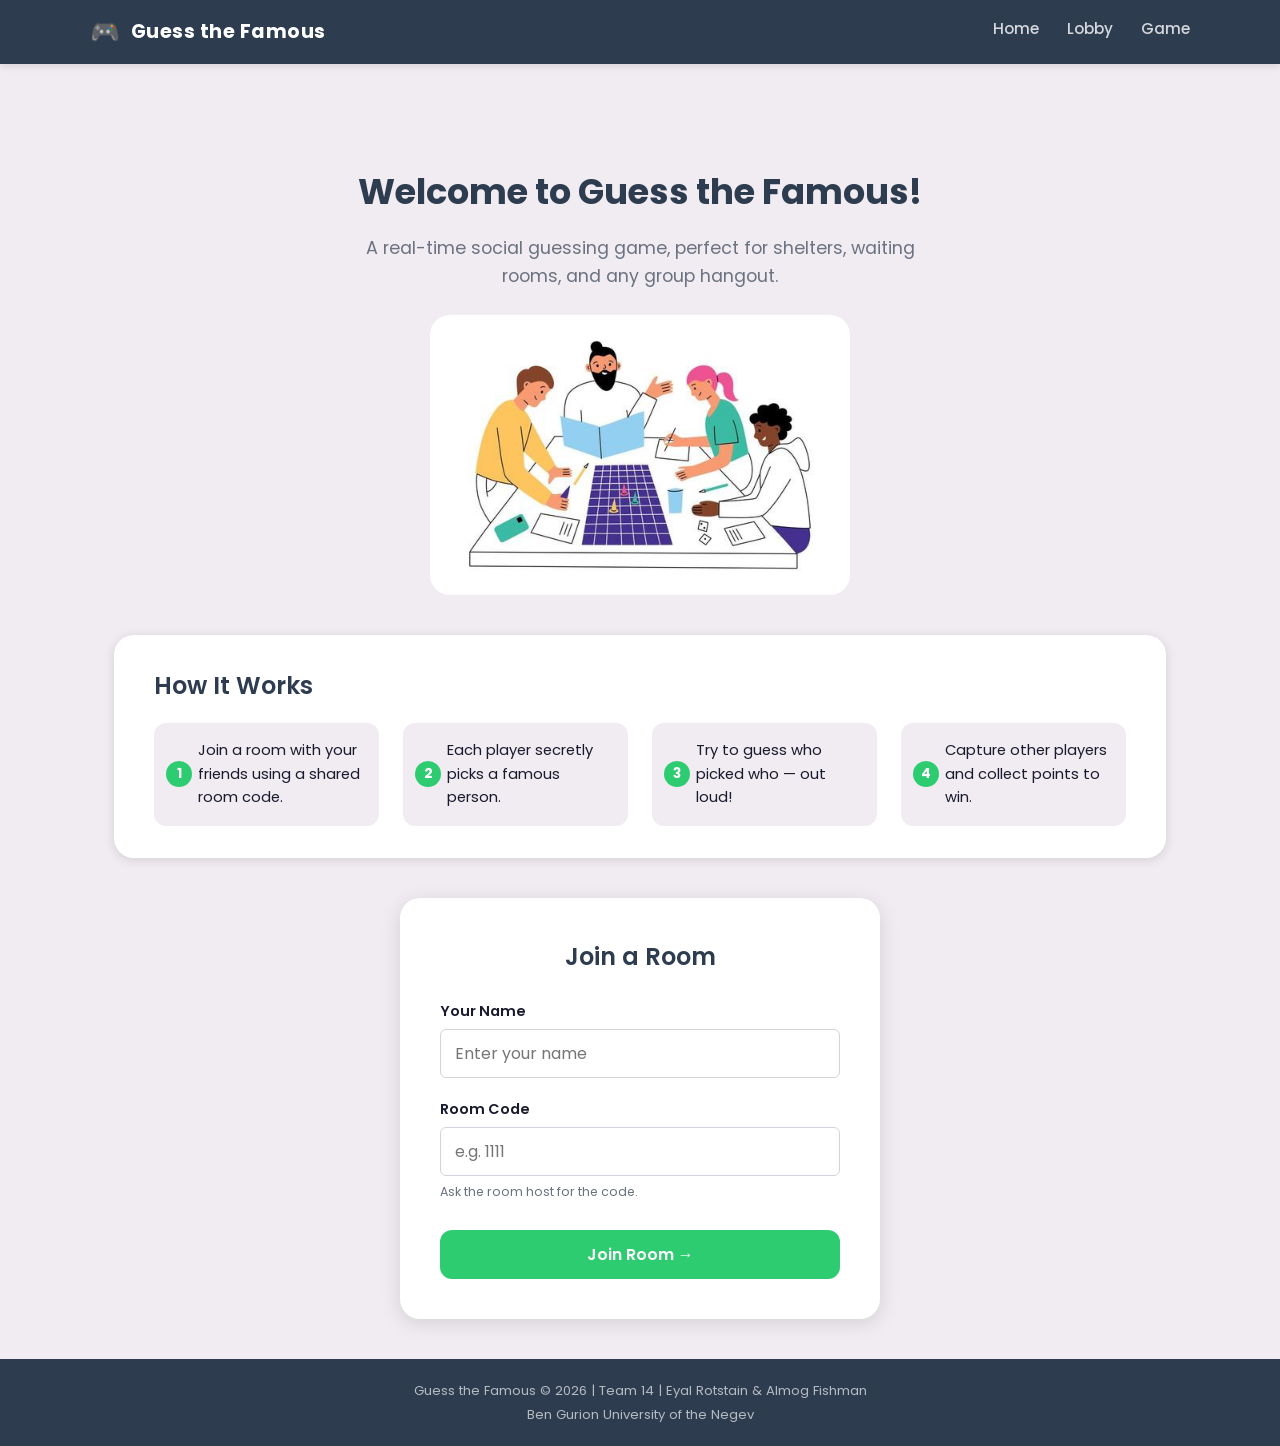
<file: html/index.html>
<!DOCTYPE html>
<html lang="en">

<head>
    <meta charset="UTF-8">
    <meta name="viewport" content="width=device-width, initial-scale=1.0">
    <title>Guess the Famous - Join Room</title>
    <link rel="stylesheet" href="../css/style.css">
</head>

<body>

    <!-- ========== HEADER ========== -->
    <header>
        <div class="header-inner">
            <div class="logo">
                <span class="logo-icon">🎮</span>
                <span class="logo-text">Guess the Famous</span>
            </div>
            <nav>
                <a href="index.html">Home</a>
                <a href="lobby.html">Lobby</a>
                <a href="game.html">Game</a>
            </nav>
        </div>
    </header>

    <!-- ========== MAIN CONTENT ========== -->
    <main>

        <!-- Hero Section -->
        <section class="hero">
            <h1>Welcome to Guess the Famous!</h1>
            <p class="hero-subtitle">
                A real-time social guessing game, perfect for shelters, waiting rooms, and any group hangout.
            </p>

            <!-- Hero illustration: people playing board games together -->
            <figure>
                <img
                    src="../images/hero-board-games.jpg"
                    alt="Illustrated group of friends sitting together playing board games and having fun"
                    class="hero-image"
                >
            </figure>
        </section>

        <!-- How It Works - brief explanation -->
        <section class="how-it-works">
            <h2>How It Works</h2>
            <ol>
                <li>Join a room with your friends using a shared room code.</li>
                <li>Each player secretly picks a famous person.</li>
                <li>Try to guess who picked who — out loud!</li>
                <li>Capture other players and collect points to win.</li>
            </ol>
        </section>

        <!-- Join Room Form -->
        <section class="join-section">
            <h2>Join a Room</h2>

            <form id="join-form" action="lobby.html" method="GET">

                <!-- Player Name -->
                <div class="form-group">
                    <label for="player-name">Your Name</label>
                    <input
                        type="text"
                        id="player-name"
                        name="playerName"
                        placeholder="Enter your name"
                        maxlength="20"
                        required
                    >
                </div>

                <!-- Room Code -->
                <div class="form-group">
                    <label for="room-code">Room Code</label>
                    <input
                        type="text"
                        id="room-code"
                        name="roomCode"
                        placeholder="e.g. 1111"
                        maxlength="10"
                        required
                    >
                    <small>Ask the room host for the code.</small>
                </div>

                <!-- Submit -->
                <button type="submit" class="btn-primary">Join Room →</button>

            </form>
        </section>

    </main>

    <!-- ========== FOOTER ========== -->
    <footer>
        <p>Guess the Famous &copy; 2026 | Team 14 | Eyal Rotstain &amp; Almog Fishman</p>
        <p>Ben Gurion University of the Negev</p>
    </footer>

    <script src="../js/index.js"></script>

</body>

</html>
</file>
<file: css/style.css>
/* =========================================
   style.css — Guess the Famous
   Team 14: Eyal Rotshtain & Almog Fishman
   ========================================= */


/* =========================================
   1. GOOGLE FONT + CSS VARIABLES
   ========================================= */

@import url('https://fonts.googleapis.com/css2?family=Poppins:wght@300;400;500;600;700&display=swap');

:root {
    --color-primary:    #2E3C50;
    --color-accent:     #2ECC71;
    --color-bg:         #F0ECF1;
    --color-white:      #FFFFFF;
    --color-text:       #1a1a2e;
    --color-text-light: #6b7280;
    --color-border:     #d1d5db;
    --color-shadow:     rgba(0, 0, 0, 0.12);

    --radius-sm:  6px;
    --radius-md:  12px;
    --radius-lg:  20px;

    --transition: 0.25s ease;
}


/* =========================================
   2. RESET & BASE
   ========================================= */

*, *::before, *::after {
    box-sizing: border-box;
    margin: 0;
    padding: 0;
}

html {
    scroll-behavior: smooth;
}

body {
    font-family: 'Poppins', sans-serif;
    background-color: var(--color-bg);
    color: var(--color-text);
    font-size: 16px;
    line-height: 1.6;
    min-height: 100vh;
    display: flex;
    flex-direction: column;
}

main {
    flex: 1;
    max-width: 1100px;
    width: 100%;
    margin: 0 auto;
    padding: 40px 24px;
}

h1 { font-size: 2.2rem; font-weight: 700; }
h2 { font-size: 1.5rem; font-weight: 600; }
h3 { font-size: 1.1rem; font-weight: 600; }

a {
    color: inherit;
    text-decoration: none;
}

ul {
    list-style: none;
}


/* =========================================
   3. UTILITY CLASSES
   ========================================= */

.hidden {
    display: none !important;
}

.text-center {
    text-align: center;
}


/* =========================================
   4. HEADER & NAV
   ========================================= */

header {
    background-color: var(--color-primary);
    color: var(--color-white);
    padding: 0 32px;
    box-shadow: 0 2px 8px var(--color-shadow);
    position: sticky;
    top: 0;
    z-index: 100;
}

.header-inner {
    max-width: 1100px;
    margin: 0 auto;
    height: 64px;
    display: flex;
    align-items: center;
    justify-content: space-between;
}

.logo {
    display: flex;
    align-items: center;
    gap: 10px;
    font-size: 1.2rem;
    font-weight: 700;
    letter-spacing: 0.5px;
}

.logo-icon {
    font-size: 1.5rem;
}

nav {
    display: flex;
    gap: 28px;
}

nav a {
    font-size: 0.95rem;
    font-weight: 500;
    color: rgba(255, 255, 255, 0.8);
    padding-bottom: 4px;
    border-bottom: 2px solid transparent;
    transition: color var(--transition), border-color var(--transition);
}

nav a:hover {
    color: var(--color-white);
    border-bottom-color: var(--color-accent);
}


/* =========================================
   5. FOOTER
   ========================================= */

footer {
    background-color: var(--color-primary);
    color: rgba(255, 255, 255, 0.65);
    text-align: center;
    padding: 20px 24px;
    font-size: 0.82rem;
    line-height: 1.8;
}


/* =========================================
   6. BUTTONS
   ========================================= */

.btn-primary {
    display: inline-block;
    background-color: var(--color-accent);
    color: var(--color-white);
    font-family: 'Poppins', sans-serif;
    font-size: 1rem;
    font-weight: 600;
    padding: 12px 32px;
    border: none;
    border-radius: var(--radius-md);
    cursor: pointer;
    transition: background-color var(--transition), transform var(--transition);
}

.btn-primary:hover {
    background-color: #27ae60;
    transform: translateY(-2px);
}

.btn-primary:active {
    transform: translateY(0);
}

.btn-primary:disabled {
    background-color: var(--color-border);
    color: var(--color-text-light);
    cursor: not-allowed;
    transform: none;
}

.btn-secondary {
    display: inline-block;
    background-color: transparent;
    color: var(--color-primary);
    font-family: 'Poppins', sans-serif;
    font-size: 1rem;
    font-weight: 600;
    padding: 11px 28px;
    border: 2px solid var(--color-primary);
    border-radius: var(--radius-md);
    cursor: pointer;
    transition: background-color var(--transition), color var(--transition);
}

.btn-secondary:hover {
    background-color: var(--color-primary);
    color: var(--color-white);
}


/* =========================================
   7. FORMS
   ========================================= */

.form-group {
    display: flex;
    flex-direction: column;
    gap: 6px;
    margin-bottom: 20px;
}

.form-group label {
    font-size: 0.9rem;
    font-weight: 600;
    color: var(--color-text);
}

.form-group input,
.form-group textarea {
    font-family: 'Poppins', sans-serif;
    font-size: 1rem;
    padding: 11px 14px;
    border: 1.5px solid var(--color-border);
    border-radius: var(--radius-sm);
    background-color: var(--color-white);
    color: var(--color-text);
    transition: border-color var(--transition), box-shadow var(--transition);
    outline: none;
}

.form-group input:focus {
    border-color: var(--color-accent);
    box-shadow: 0 0 0 3px rgba(46, 204, 113, 0.18);
}

.form-group small {
    font-size: 0.78rem;
    color: var(--color-text-light);
}


/* =========================================
   8. INDEX PAGE — Join Room
   ========================================= */

/* Hero */
.hero {
    text-align: center;
    padding: 60px 0 40px;
}

.hero h1 {
    color: var(--color-primary);
    margin-bottom: 14px;
}

.hero-subtitle {
    font-size: 1.1rem;
    color: var(--color-text-light);
    max-width: 560px;
    margin: 0 auto;
}

/* How It Works */
.how-it-works {
    background-color: var(--color-white);
    border-radius: var(--radius-lg);
    padding: 32px 40px;
    margin-bottom: 40px;
    box-shadow: 0 2px 12px var(--color-shadow);
}

.how-it-works h2 {
    margin-bottom: 18px;
    color: var(--color-primary);
}

.how-it-works ol {
    list-style: none;
    display: flex;
    gap: 24px;
    flex-wrap: wrap;
}

.how-it-works ol li {
    flex: 1;
    min-width: 180px;
    background-color: var(--color-bg);
    border-radius: var(--radius-md);
    padding: 16px;
    font-size: 0.92rem;
    counter-increment: step-counter;
    position: relative;
    padding-left: 44px;
}

.how-it-works ol {
    counter-reset: step-counter;
}

.how-it-works ol li::before {
    content: counter(step-counter);
    position: absolute;
    left: 12px;
    top: 50%;
    transform: translateY(-50%);
    background-color: var(--color-accent);
    color: white;
    font-weight: 700;
    font-size: 0.85rem;
    width: 26px;
    height: 26px;
    border-radius: 50%;
    display: flex;
    align-items: center;
    justify-content: center;
}

/* Join Form Card */
.join-section {
    background-color: var(--color-white);
    border-radius: var(--radius-lg);
    padding: 40px;
    max-width: 480px;
    margin: 0 auto;
    box-shadow: 0 4px 20px var(--color-shadow);
}

.join-section h2 {
    color: var(--color-primary);
    margin-bottom: 24px;
    text-align: center;
}

.join-section .btn-primary {
    width: 100%;
    text-align: center;
    margin-top: 8px;
}


/* =========================================
   9. LOBBY PAGE
   ========================================= */

/* Room Banner */
.room-banner {
    text-align: center;
    padding: 28px;
    background-color: var(--color-primary);
    color: var(--color-white);
    border-radius: var(--radius-lg);
    margin-bottom: 24px;
}

.room-banner p {
    font-size: 0.95rem;
    opacity: 0.8;
    margin-bottom: 4px;
}

.room-banner h2 {
    font-size: 3rem;
    font-weight: 700;
    color: var(--color-accent);
    letter-spacing: 8px;
    margin-bottom: 8px;
}

.room-hint {
    font-size: 0.82rem;
    opacity: 0.65;
}

/* Player Greeting */
.player-greeting {
    text-align: center;
    margin-bottom: 28px;
    font-size: 1rem;
    color: var(--color-text-light);
}

.player-greeting strong {
    color: var(--color-primary);
    font-weight: 600;
}

/* Celebrity Form */
.celebrity-section {
    background-color: var(--color-white);
    border-radius: var(--radius-lg);
    padding: 32px;
    margin-bottom: 28px;
    box-shadow: 0 2px 12px var(--color-shadow);
}

.celebrity-section h2 {
    color: var(--color-primary);
    margin-bottom: 8px;
}

.celebrity-section > p {
    color: var(--color-text-light);
    font-size: 0.9rem;
    margin-bottom: 20px;
}

.celebrity-section .btn-primary {
    margin-top: 4px;
}

/* Confirmation message */
.confirmation-msg {
    margin-top: 16px;
    padding: 12px 16px;
    background-color: rgba(46, 204, 113, 0.12);
    border: 1.5px solid var(--color-accent);
    border-radius: var(--radius-sm);
    color: #1a7a45;
    font-size: 0.9rem;
    font-weight: 500;
}

/* Waiting Players List */
.waiting-section {
    background-color: var(--color-white);
    border-radius: var(--radius-lg);
    padding: 32px;
    margin-bottom: 28px;
    box-shadow: 0 2px 12px var(--color-shadow);
}

.waiting-section h2 {
    color: var(--color-primary);
    margin-bottom: 6px;
}

#player-count {
    font-size: 0.85rem;
    color: var(--color-text-light);
    margin-bottom: 16px;
}

.lobby-image {
    display: block;
    width: 100%;
    border-radius: var(--radius-md);
}

.waiting-section figure {
    margin-bottom: 28px;
}

.players-list {
    display: flex;
    flex-direction: column;
    gap: 10px;
}

.player-item {
    display: flex;
    align-items: center;
    gap: 12px;
    padding: 12px 16px;
    border-radius: var(--radius-sm);
    background-color: var(--color-bg);
    font-size: 0.95rem;
}

.player-item.ready {
    border-left: 4px solid var(--color-accent);
}

.player-item.waiting {
    border-left: 4px solid var(--color-border);
}

.player-status-icon {
    font-size: 1rem;
}

.player-item-name {
    flex: 1;
    font-weight: 500;
}

.player-badge {
    font-size: 0.75rem;
    font-weight: 600;
    padding: 3px 10px;
    border-radius: 20px;
    background-color: var(--color-white);
    color: var(--color-text-light);
    border: 1px solid var(--color-border);
}

.player-item.ready .player-badge {
    color: #1a7a45;
    border-color: var(--color-accent);
}

/* Start Game Button */
.start-section {
    text-align: center;
    padding: 16px 0 8px;
}

.btn-start {
    font-family: 'Poppins', sans-serif;
    font-size: 1.15rem;
    font-weight: 700;
    padding: 16px 56px;
    background-color: var(--color-accent);
    color: var(--color-white);
    border: none;
    border-radius: var(--radius-lg);
    cursor: pointer;
    transition: background-color var(--transition), transform var(--transition);
}

.btn-start:not(:disabled):hover {
    background-color: #27ae60;
    transform: translateY(-2px);
}

.btn-start:disabled {
    background-color: var(--color-border);
    color: var(--color-text-light);
    cursor: not-allowed;
}

/* Start button pulse animation (applied by JS when enabled) */
.btn-start.pulse {
    animation: pulse 1.6s infinite;
}

.start-hint {
    margin-top: 10px;
    font-size: 0.8rem;
    color: var(--color-text-light);
}


/* =========================================
   10. GAME PAGE
   ========================================= */

/* Room Info Bar */
.room-info-bar {
    display: flex;
    justify-content: space-between;
    align-items: center;
    background-color: var(--color-primary);
    color: var(--color-white);
    padding: 12px 24px;
    border-radius: var(--radius-md);
    margin-bottom: 32px;
    font-size: 0.95rem;
}

.room-info-bar strong {
    color: var(--color-accent);
    font-size: 1.1rem;
}

/* Shared game phase wrapper */
.game-phase {
    text-align: center;
}


/* --- PHASE 1: Countdown --- */
#phase-countdown {
    padding: 80px 0;
}

.countdown-display {
    display: flex;
    align-items: center;
    justify-content: center;
}

#countdown-number {
    font-size: 10rem;
    font-weight: 700;
    color: var(--color-primary);
    /* Animation applied by JS */
    animation: countdownPop 0.8s ease forwards;
}

.countdown-label {
    font-size: 1.2rem;
    color: var(--color-text-light);
    margin-top: 16px;
}


/* --- PHASE 2: Celebrity Reveal --- */
#phase-reveal {
    padding: 40px 0;
}

#phase-reveal h2 {
    color: var(--color-primary);
    margin-bottom: 8px;
}

.reveal-hint {
    color: var(--color-text-light);
    font-size: 0.9rem;
    margin-bottom: 28px;
}

.celebrity-list {
    display: inline-flex;
    flex-direction: column;
    gap: 10px;
    text-align: left;
    min-width: 280px;
}

.celebrity-list li {
    background-color: var(--color-white);
    border-radius: var(--radius-sm);
    padding: 12px 24px;
    font-size: 1.05rem;
    font-weight: 500;
    box-shadow: 0 2px 8px var(--color-shadow);
    animation: fadeInUp 0.4s ease forwards;
    opacity: 0;
}

/* Staggered delay for each list item */
.celebrity-list li:nth-child(1)  { animation-delay: 0.05s; }
.celebrity-list li:nth-child(2)  { animation-delay: 0.10s; }
.celebrity-list li:nth-child(3)  { animation-delay: 0.15s; }
.celebrity-list li:nth-child(4)  { animation-delay: 0.20s; }
.celebrity-list li:nth-child(5)  { animation-delay: 0.25s; }
.celebrity-list li:nth-child(6)  { animation-delay: 0.30s; }
.celebrity-list li:nth-child(7)  { animation-delay: 0.35s; }
.celebrity-list li:nth-child(8)  { animation-delay: 0.40s; }
.celebrity-list li:nth-child(9)  { animation-delay: 0.45s; }
.celebrity-list li:nth-child(10) { animation-delay: 0.50s; }
.celebrity-list li:nth-child(11) { animation-delay: 0.55s; }
.celebrity-list li:nth-child(12) { animation-delay: 0.60s; }
.celebrity-list li:nth-child(13) { animation-delay: 0.65s; }
.celebrity-list li:nth-child(14) { animation-delay: 0.70s; }
.celebrity-list li:nth-child(15) { animation-delay: 0.75s; }
.celebrity-list li:nth-child(16) { animation-delay: 0.80s; }
.celebrity-list li:nth-child(17) { animation-delay: 0.85s; }
.celebrity-list li:nth-child(18) { animation-delay: 0.90s; }
.celebrity-list li:nth-child(19) { animation-delay: 0.95s; }
.celebrity-list li:nth-child(20) { animation-delay: 1.00s; }


/* --- PHASE 3: Game Board --- */
#phase-game {
    text-align: left;
}

#phase-game h2 {
    color: var(--color-primary);
    margin-bottom: 8px;
}

.game-instruction {
    color: var(--color-text-light);
    font-size: 0.9rem;
    margin-bottom: 28px;
}

/* 4-column grid */
.player-board {
    display: grid;
    grid-template-columns: repeat(4, 1fr);
    gap: 16px;
}

/* Player Card */
.player-card {
    background-color: var(--color-white);
    border-radius: var(--radius-md);
    padding: 20px 16px;
    box-shadow: 0 3px 12px var(--color-shadow);
    cursor: pointer;
    transition: transform var(--transition), box-shadow var(--transition);
    border-top: 5px solid var(--color-border);
    /* Entrance animation */
    animation: fadeInUp 0.4s ease forwards;
    opacity: 0;
    min-height: 120px;
    display: flex;
    flex-direction: column;
    gap: 8px;
}

.player-card:hover {
    transform: translateY(-4px);
    box-shadow: 0 8px 24px var(--color-shadow);
}

/* Staggered entrance for cards */
.player-card:nth-child(1)  { animation-delay: 0.05s; }
.player-card:nth-child(2)  { animation-delay: 0.10s; }
.player-card:nth-child(3)  { animation-delay: 0.15s; }
.player-card:nth-child(4)  { animation-delay: 0.20s; }
.player-card:nth-child(5)  { animation-delay: 0.25s; }
.player-card:nth-child(6)  { animation-delay: 0.30s; }
.player-card:nth-child(7)  { animation-delay: 0.35s; }
.player-card:nth-child(8)  { animation-delay: 0.40s; }
.player-card:nth-child(9)  { animation-delay: 0.45s; }
.player-card:nth-child(10) { animation-delay: 0.50s; }
.player-card:nth-child(11) { animation-delay: 0.55s; }
.player-card:nth-child(12) { animation-delay: 0.60s; }
.player-card:nth-child(13) { animation-delay: 0.65s; }
.player-card:nth-child(14) { animation-delay: 0.70s; }
.player-card:nth-child(15) { animation-delay: 0.75s; }
.player-card:nth-child(16) { animation-delay: 0.80s; }
.player-card:nth-child(17) { animation-delay: 0.85s; }
.player-card:nth-child(18) { animation-delay: 0.90s; }
.player-card:nth-child(19) { animation-delay: 0.95s; }
.player-card:nth-child(20) { animation-delay: 1.00s; }

.card-header {
    display: flex;
    align-items: center;
    gap: 8px;
}

.card-name {
    font-weight: 600;
    font-size: 0.95rem;
}

.card-score {
    font-size: 0.82rem;
    color: var(--color-text-light);
}

.card-score span {
    font-weight: 700;
    color: var(--color-text);
}

.prisoners-list {
    margin-top: 6px;
    display: flex;
    flex-direction: column;
    gap: 4px;
}

.prisoners-list li {
    font-size: 0.75rem;
    color: var(--color-text-light);
    padding: 2px 8px;
    background-color: rgba(255, 255, 255, 0.6);
    border-radius: 4px;
}


/* --- 20 Player Card Colors (bold pastel backgrounds) --- */
.color-1  { border-top-color: #C62828; background-color: #FFCDD2; }
.color-2  { border-top-color: #1565C0; background-color: #BBDEFB; }
.color-3  { border-top-color: #6A1B9A; background-color: #E1BEE7; }
.color-4  { border-top-color: #E65100; background-color: #FFE0B2; }
.color-5  { border-top-color: #00695C; background-color: #B2DFDB; }
.color-6  { border-top-color: #AD1457; background-color: #F8BBD0; }
.color-7  { border-top-color: #BF360C; background-color: #FFCCBC; }
.color-8  { border-top-color: #37474F; background-color: #CFD8DC; }
.color-9  { border-top-color: #006064; background-color: #B2EBF2; }
.color-10 { border-top-color: #2E7D32; background-color: #C8E6C9; }
.color-11 { border-top-color: #F57F17; background-color: #FFF9C4; }
.color-12 { border-top-color: #4527A0; background-color: #D1C4E9; }
.color-13 { border-top-color: #D84315; background-color: #FBCCB8; }
.color-14 { border-top-color: #1A5276; background-color: #AED6F1; }
.color-15 { border-top-color: #558B2F; background-color: #DCEDC8; }
.color-16 { border-top-color: #5D4037; background-color: #D7CCC8; }
.color-17 { border-top-color: #0277BD; background-color: #B3E5FC; }
.color-18 { border-top-color: #880E4F; background-color: #FCE4EC; }
.color-19 { border-top-color: #1B5E20; background-color: #A5D6A7; }
.color-20 { border-top-color: #A04000; background-color: #FAD7A0; }


/* --- PHASE 4: End Game Modal --- */
#phase-end {
    padding: 40px 0;
}

.end-modal {
    background-color: var(--color-white);
    border-radius: var(--radius-lg);
    padding: 48px 40px;
    max-width: 640px;
    margin: 0 auto;
    box-shadow: 0 8px 40px rgba(0, 0, 0, 0.15);
    animation: fadeInUp 0.5s ease forwards;
}

.end-modal h2 {
    font-size: 2rem;
    color: var(--color-primary);
    margin-bottom: 12px;
}

.winner-announcement {
    font-size: 1.15rem;
    margin-bottom: 32px;
    color: var(--color-text-light);
}

.winner-announcement strong {
    color: var(--color-accent);
    font-size: 1.3rem;
}

/* Score Table */
.final-scores h3 {
    color: var(--color-primary);
    margin-bottom: 14px;
}

#score-table {
    width: 100%;
    border-collapse: collapse;
    font-size: 0.92rem;
    margin-bottom: 32px;
}

#score-table thead {
    background-color: var(--color-primary);
    color: var(--color-white);
}

#score-table th {
    padding: 10px 14px;
    text-align: left;
    font-weight: 600;
}

#score-table td {
    padding: 10px 14px;
    border-bottom: 1px solid var(--color-border);
}

/* Alternating row stripes */
#score-table tbody tr:nth-child(even) {
    background-color: var(--color-bg);
}

#score-table tbody tr:hover {
    background-color: rgba(46, 204, 113, 0.08);
}

/* End Actions Buttons */
.end-actions {
    display: flex;
    gap: 16px;
    justify-content: center;
    flex-wrap: wrap;
}


/* =========================================
   11. DYNAMIC JS ELEMENTS
   ========================================= */

/* Error messages added by JS under form fields */
.error-msg {
    color: #e74c3c;
    font-size: 0.8rem;
    font-weight: 500;
    margin-top: 4px;
}

/* Red border on invalid inputs */
.input-error {
    border-color: #e74c3c !important;
    box-shadow: 0 0 0 3px rgba(231, 76, 60, 0.15) !important;
}

/* "You" badge on current player's card */
.you-badge {
    font-size: 0.7rem;
    font-weight: 700;
    background-color: var(--color-primary);
    color: var(--color-white);
    padding: 2px 8px;
    border-radius: 20px;
    margin-left: 6px;
}

/* Winning row highlight in score table */
.winner-row {
    background-color: rgba(46, 204, 113, 0.12) !important;
    font-weight: 600;
}


/* =========================================
   12. IMAGES & ILLUSTRATIONS
   ========================================= */

/* Hero illustration — index page */
.hero-image {
    display: block;
    margin: 24px auto 0;
    max-width: 420px;
    width: 100%;
    border-radius: var(--radius-lg);
}

/* Lobby decorative illustration */
.lobby-image {
    display: block;
    margin: 20px auto 0;
    max-width: 300px;
    width: 100%;
    border-radius: var(--radius-md);
    opacity: 0.92;
}

/* Winner trophy image — end modal */
.winner-image {
    display: block;
    margin: 0 auto 20px;
    max-width: 200px;
    width: 100%;
}

/* Attribution line under images */
.image-credit {
    font-size: 0.72rem;
    color: var(--color-text-light);
    text-align: center;
    margin-top: 6px;
}

.image-credit a {
    color: var(--color-accent);
    text-decoration: underline;
}


/* =========================================
   13. ANIMATIONS
   ========================================= */

/* Countdown number pop */
@keyframes countdownPop {
    0%   { transform: scale(0.5); opacity: 0; }
    60%  { transform: scale(1.1); opacity: 1; }
    100% { transform: scale(1);   opacity: 1; }
}

/* Slide up + fade in — used for cards and list items */
@keyframes fadeInUp {
    from {
        opacity: 0;
        transform: translateY(20px);
    }
    to {
        opacity: 1;
        transform: translateY(0);
    }
}

/* Pulse — used for Start Game button */
@keyframes pulse {
    0%   { box-shadow: 0 0 0 0 rgba(46, 204, 113, 0.55); }
    70%  { box-shadow: 0 0 0 12px rgba(46, 204, 113, 0); }
    100% { box-shadow: 0 0 0 0 rgba(46, 204, 113, 0); }
}
</file>
